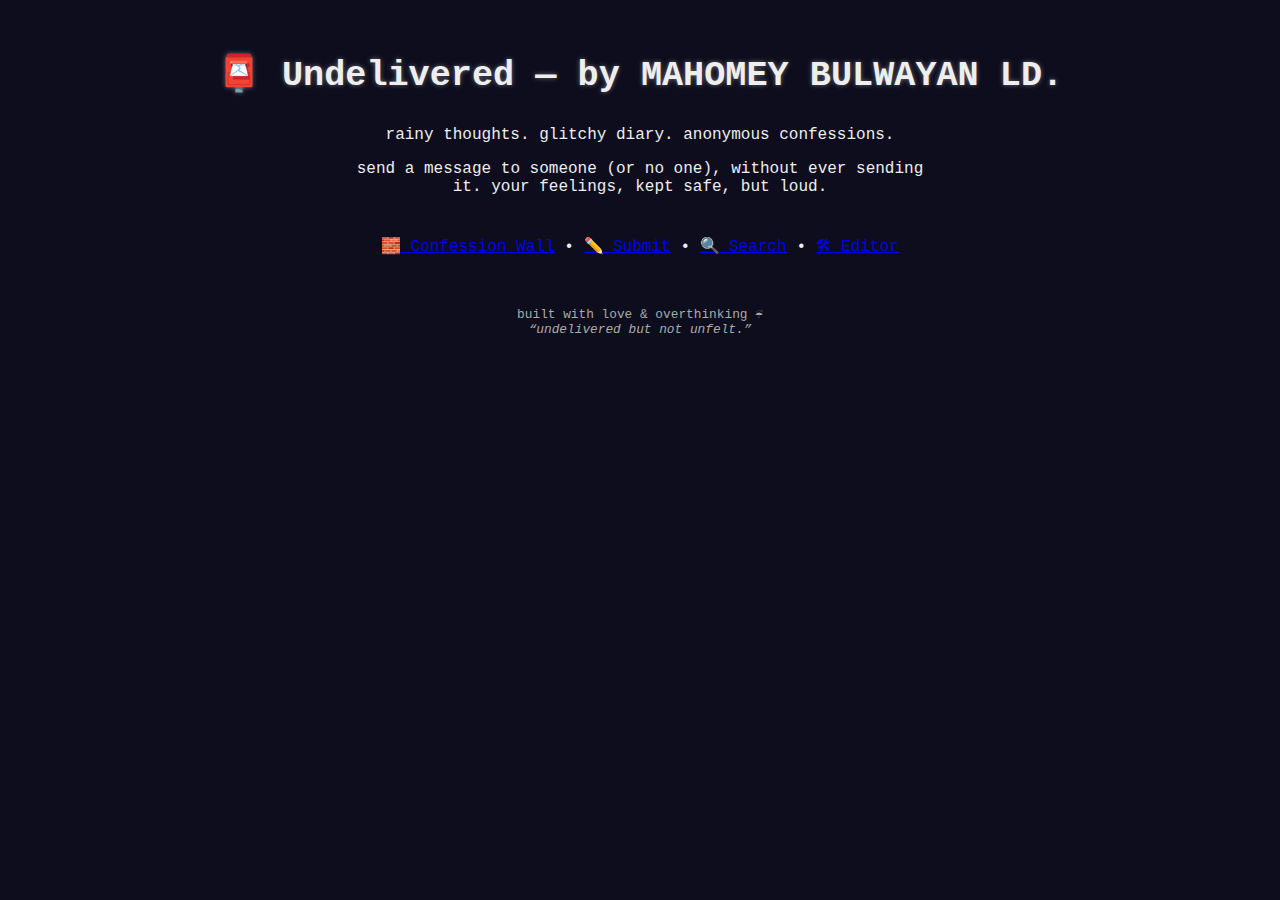
<file: index.html>
<!DOCTYPE html>
<html lang="en">
<head>
  <meta charset="UTF-8">
  <title>Undelivered — by MAHOMEY BULWAYAN LD.</title>
  <link rel="stylesheet" href="style.css">
</head>
<body>
  <h1 class="title glitch">📮 Undelivered — by MAHOMEY BULWAYAN LD.</h1>

  <div class="intro" style="text-align: center; max-width: 600px; margin: auto;">
    <p class="glitchy-text">rainy thoughts. glitchy diary. anonymous confessions.</p>
    <p>send a message to someone (or no one), without ever sending it. your feelings, kept safe, but loud.</p>
  </div>

  <nav class="home-nav" style="margin-top: 40px; text-align: center;">
    <a href="wall.html">🧱 Confession Wall</a> • 
    <a href="submit.html">✏️ Submit</a> • 
    <a href="search.html">🔍 Search</a> • 
    <a href="editor.html">🛠 Editor</a>
  </nav>

  <footer style="text-align:center; margin-top: 50px; color: #aaa; font-size: 0.8em;">
    built with love & overthinking ☔<br>
    <em>“undelivered but not unfelt.”</em>
  </footer>
</body>
</html>
</file>
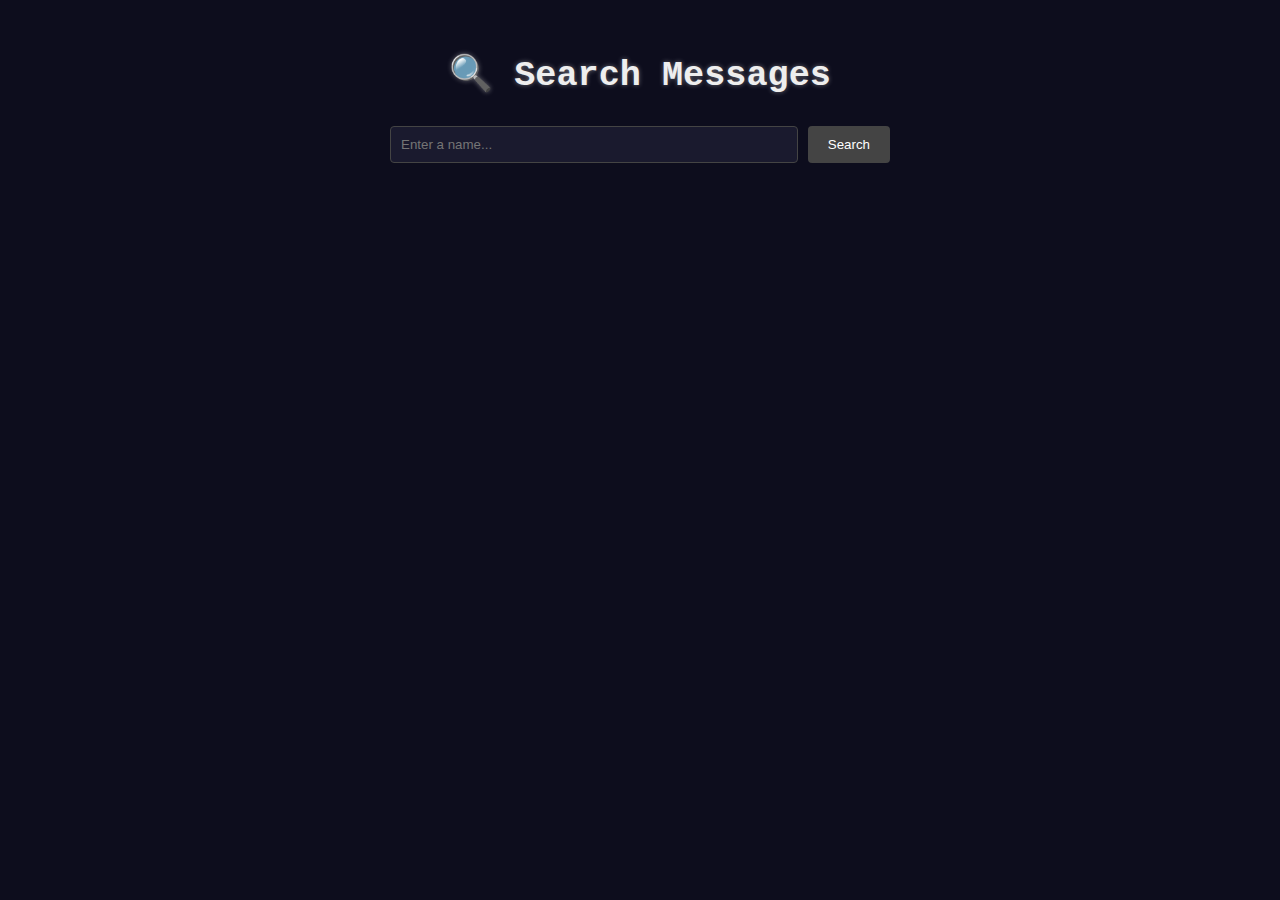
<file: search.html>
<!DOCTYPE html>
<html lang="en">
<head>
  <meta charset="UTF-8">
  <title>Search Confessions</title>
  <link rel="stylesheet" href="style.css">
</head>
<body>
  <h1 class="title glitch">🔍 Search Messages</h1>

  <div class="search-bar">
    <input type="text" id="searchInput" placeholder="Enter a name...">
    <button onclick="searchMessages()">Search</button>
  </div>

  <div id="searchResults" class="confession-wall">
    <!-- Filtered messages will appear here -->
  </div>

  <script src="script.js"></script>
</body>
</html>
</file>
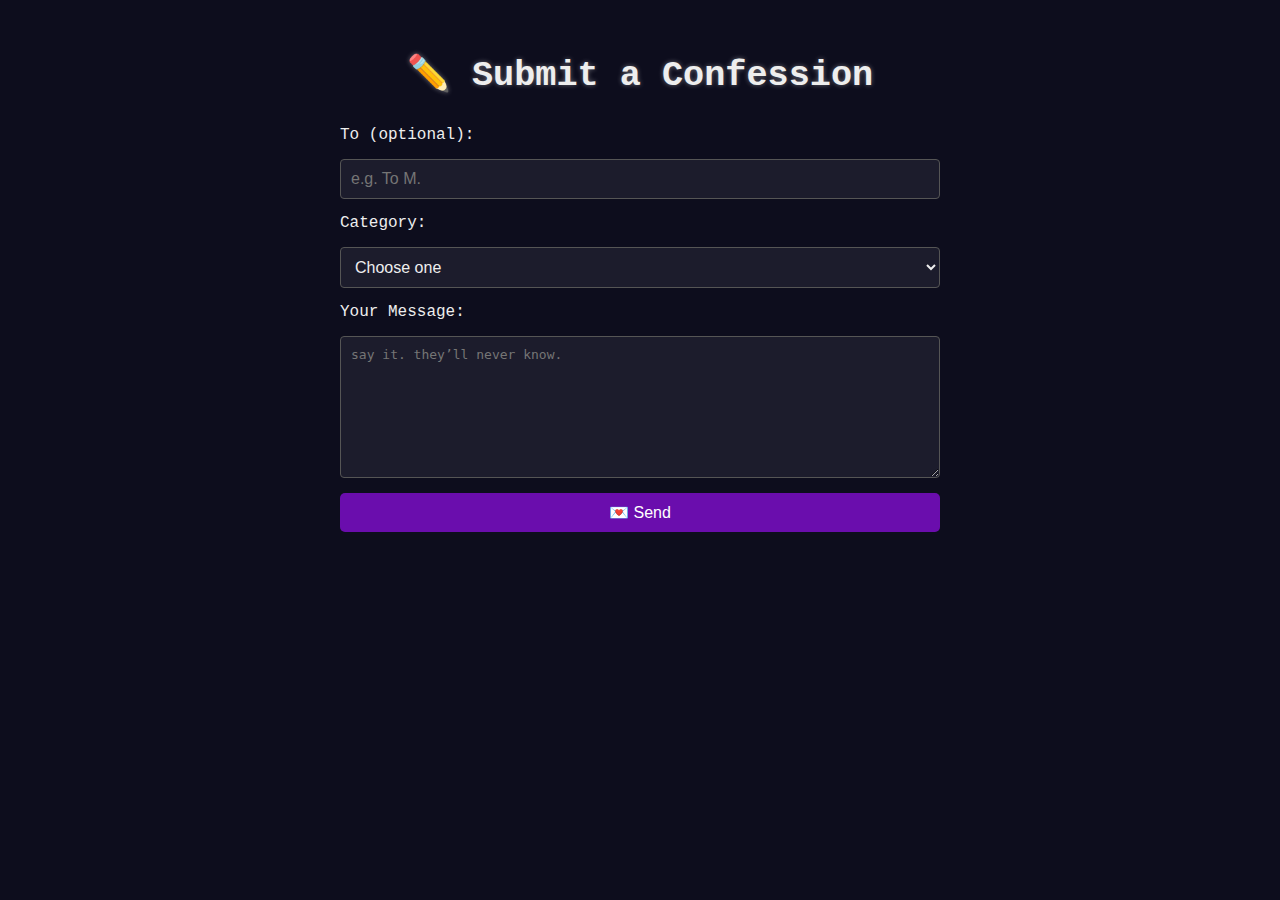
<file: submit.html>
<!DOCTYPE html>
<html lang="en">
<head>
  <meta charset="UTF-8">
  <title>Submit a Confession</title>
  <link rel="stylesheet" href="style.css">
</head>
<body>
  <h1 class="title glitch">✏️ Submit a Confession</h1>

  <form id="confessionForm" class="confession-form">
    <label for="recipient">To (optional):</label>
    <input type="text" id="recipient" name="recipient" placeholder="e.g. To M.">

    <label for="category">Category:</label>
    <select id="category" name="category" required>
      <option value="">Choose one</option>
      <option value="boyfriend">Boyfriend</option>
      <option value="friend">Friend</option>
      <option value="cousin">Cousin</option>
      <option value="crush">Crush</option>
      <option value="stranger">Stranger</option>
    </select>

    <label for="message">Your Message:</label>
    <textarea id="message" name="message" placeholder="say it. they’ll never know." rows="8" required></textarea>

    <button type="submit">💌 Send</button>
  </form>

  <script src="script.js"></script>
</body>
</html>
</file>
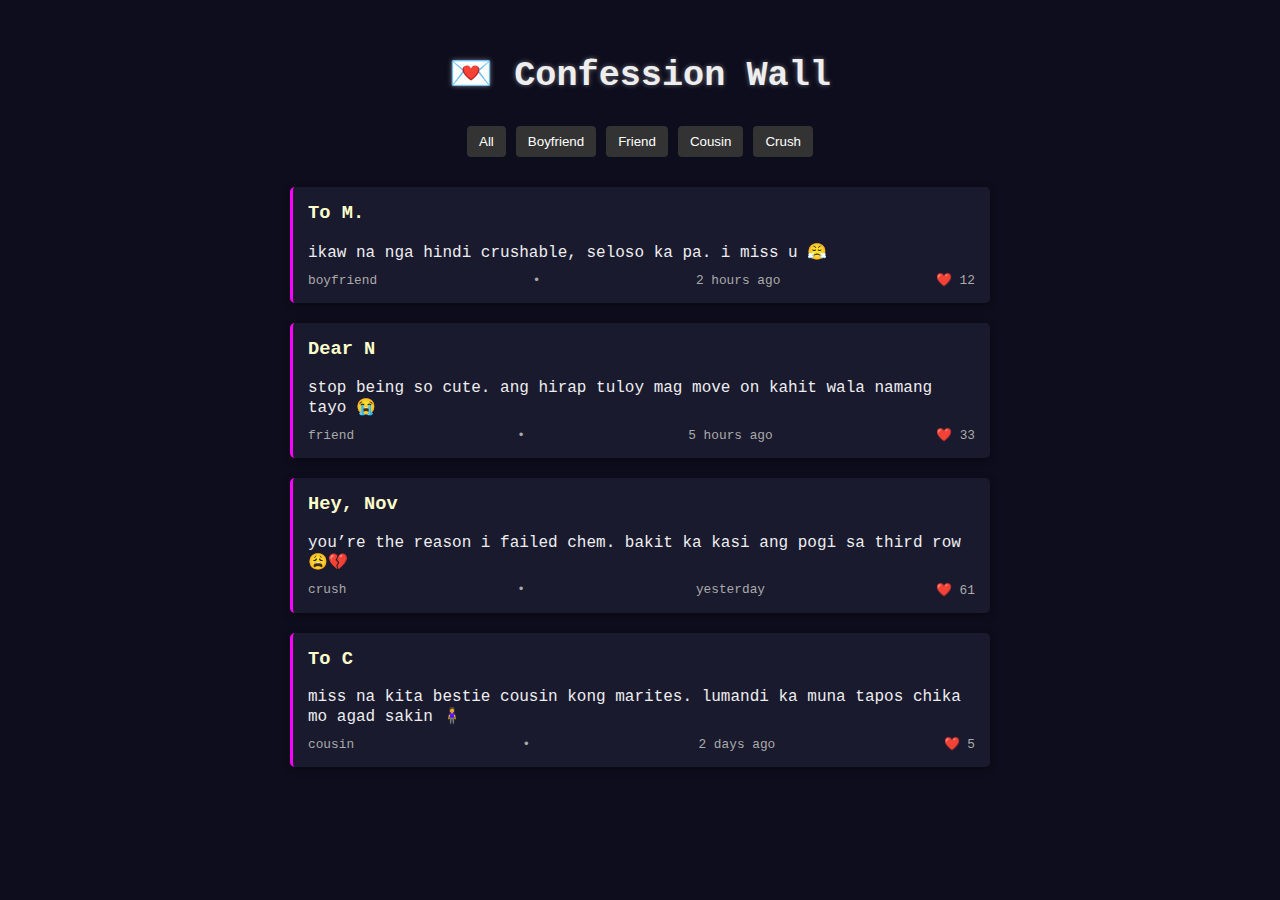
<file: wall.html>
<!DOCTYPE html>
<html lang="en">
<head>
  <meta charset="UTF-8">
  <title>Confession Wall — Undelivered</title>
  <link rel="stylesheet" href="style.css">
</head>
<body>
  <h1 class="title glitch">💌 Confession Wall</h1>

  <div class="filter-bar">
    <button onclick="filterCategory('all')">All</button>
    <button onclick="filterCategory('boyfriend')">Boyfriend</button>
    <button onclick="filterCategory('friend')">Friend</button>
    <button onclick="filterCategory('cousin')">Cousin</button>
    <button onclick="filterCategory('crush')">Crush</button>
  </div>

  <div id="confession-wall" class="confession-wall">

    <!-- 📨 SAMPLE MESSAGE #1 -->
    <div class="confession-card" data-category="boyfriend">
      <h3>To M.</h3>
      <p>ikaw na nga hindi crushable, seloso ka pa. i miss u 😤</p>
      <div class="meta">
        <span class="category">boyfriend</span> • <span class="time">2 hours ago</span>
        <span class="like-btn">❤️ 12</span>
      </div>
    </div>

    <!-- 📨 SAMPLE MESSAGE #2 -->
    <div class="confession-card" data-category="friend">
      <h3>Dear N</h3>
      <p>stop being so cute. ang hirap tuloy mag move on kahit wala namang tayo 😭</p>
      <div class="meta">
        <span class="category">friend</span> • <span class="time">5 hours ago</span>
        <span class="like-btn">❤️ 33</span>
      </div>
    </div>

    <!-- 📨 SAMPLE MESSAGE #3 -->
    <div class="confession-card" data-category="crush">
      <h3>Hey, Nov</h3>
      <p>you’re the reason i failed chem. bakit ka kasi ang pogi sa third row 😩💔</p>
      <div class="meta">
        <span class="category">crush</span> • <span class="time">yesterday</span>
        <span class="like-btn">❤️ 61</span>
      </div>
    </div>

    <!-- 📨 SAMPLE MESSAGE #4 -->
    <div class="confession-card" data-category="cousin">
      <h3>To C</h3>
      <p>miss na kita bestie cousin kong marites. lumandi ka muna tapos chika mo agad sakin 🧍‍♀️</p>
      <div class="meta">
        <span class="category">cousin</span> • <span class="time">2 days ago</span>
        <span class="like-btn">❤️ 5</span>
      </div>
    </div>

  </div>

  <script src="script.js"></script>
</body>
</html>
</file>
<file: style.css>
body {
  background: #0d0d1d url('https://i.ibb.co/0JmYs8Z/rain.gif') repeat;
  background-size: cover;
  font-family: 'Courier New', monospace;
  color: #eee;
  padding: 20px;
}

h1.title {
  text-align: center;
  font-size: 2.2em;
  margin-bottom: 30px;
  text-shadow: 0 0 5px #ffffff60;
}

.glitch {
  animation: glitch 1s infinite;
}

@keyframes glitch {
  0% { text-shadow: 2px 2px #ff0055; }
  20% { text-shadow: -2px -2px #00ffff; }
  40% { text-shadow: 2px -2px #ff00ff; }
  60% { text-shadow: -2px 2px #00ffcc; }
  100% { text-shadow: 2px 2px #ff0055; }
}

.confession-wall {
  display: flex;
  flex-direction: column;
  gap: 20px;
  max-width: 700px;
  margin: 0 auto;
}

.confession-card {
  background: #1a1a2e;
  border-left: 3px solid #f0f;
  padding: 15px;
  border-radius: 5px;
  box-shadow: 0 2px 8px #0005;
}

.confession-card h3 {
  margin-top: 0;
  font-weight: bold;
  color: #ffc;
}

.confession-card p {
  font-size: 1em;
  margin: 10px 0;
  color: #eee;
}

.meta {
  font-size: 0.8em;
  color: #aaa;
  display: flex;
  justify-content: space-between;
  align-items: center;
}

.like-btn {
  cursor: pointer;
  transition: transform 0.2s;
}

.like-btn:hover {
  transform: scale(1.1);
  color: #f66;
}

.filter-bar {
  display: flex;
  justify-content: center;
  gap: 10px;
  margin-bottom: 30px;
}

.filter-bar button {
  background: #333;
  color: #fff;
  border: none;
  padding: 8px 12px;
  border-radius: 4px;
  cursor: pointer;
}

.filter-bar button:hover {
  background: #555;
}

.confession-form {
  max-width: 600px;
  margin: 0 auto;
  display: flex;
  flex-direction: column;
  gap: 15px;
}

.confession-form input,
.confession-form select,
.confession-form textarea {
  padding: 10px;
  border: 1px solid #555;
  border-radius: 4px;
  background-color: #1c1c2c;
  color: #eee;
  font-size: 1em;
}

.confession-form button {
  background-color: #6a0dad;
  color: white;
  padding: 10px 20px;
  border: none;
  font-size: 1em;
  border-radius: 5px;
  cursor: pointer;
}

.confession-form button:hover {
  background-color: #8832ff;
}

.search-bar {
  max-width: 500px;
  margin: 0 auto 30px auto;
  display: flex;
  gap: 10px;
}

.search-bar input {
  flex: 1;
  padding: 10px;
  background-color: #1a1a2e;
  color: white;
  border: 1px solid #444;
  border-radius: 4px;
}

.search-bar button {
  padding: 10px 20px;
  background: #444;
  color: white;
  border: none;
  border-radius: 4px;
}

.delete-btn {
  background-color: #e74c3c;
  color: white;
  border: none;
  padding: 6px 10px;
  font-size: 0.8em;
  border-radius: 4px;
  cursor: pointer;
}

.delete-btn:hover {
  background-color: #ff3b30;
}
</file>
